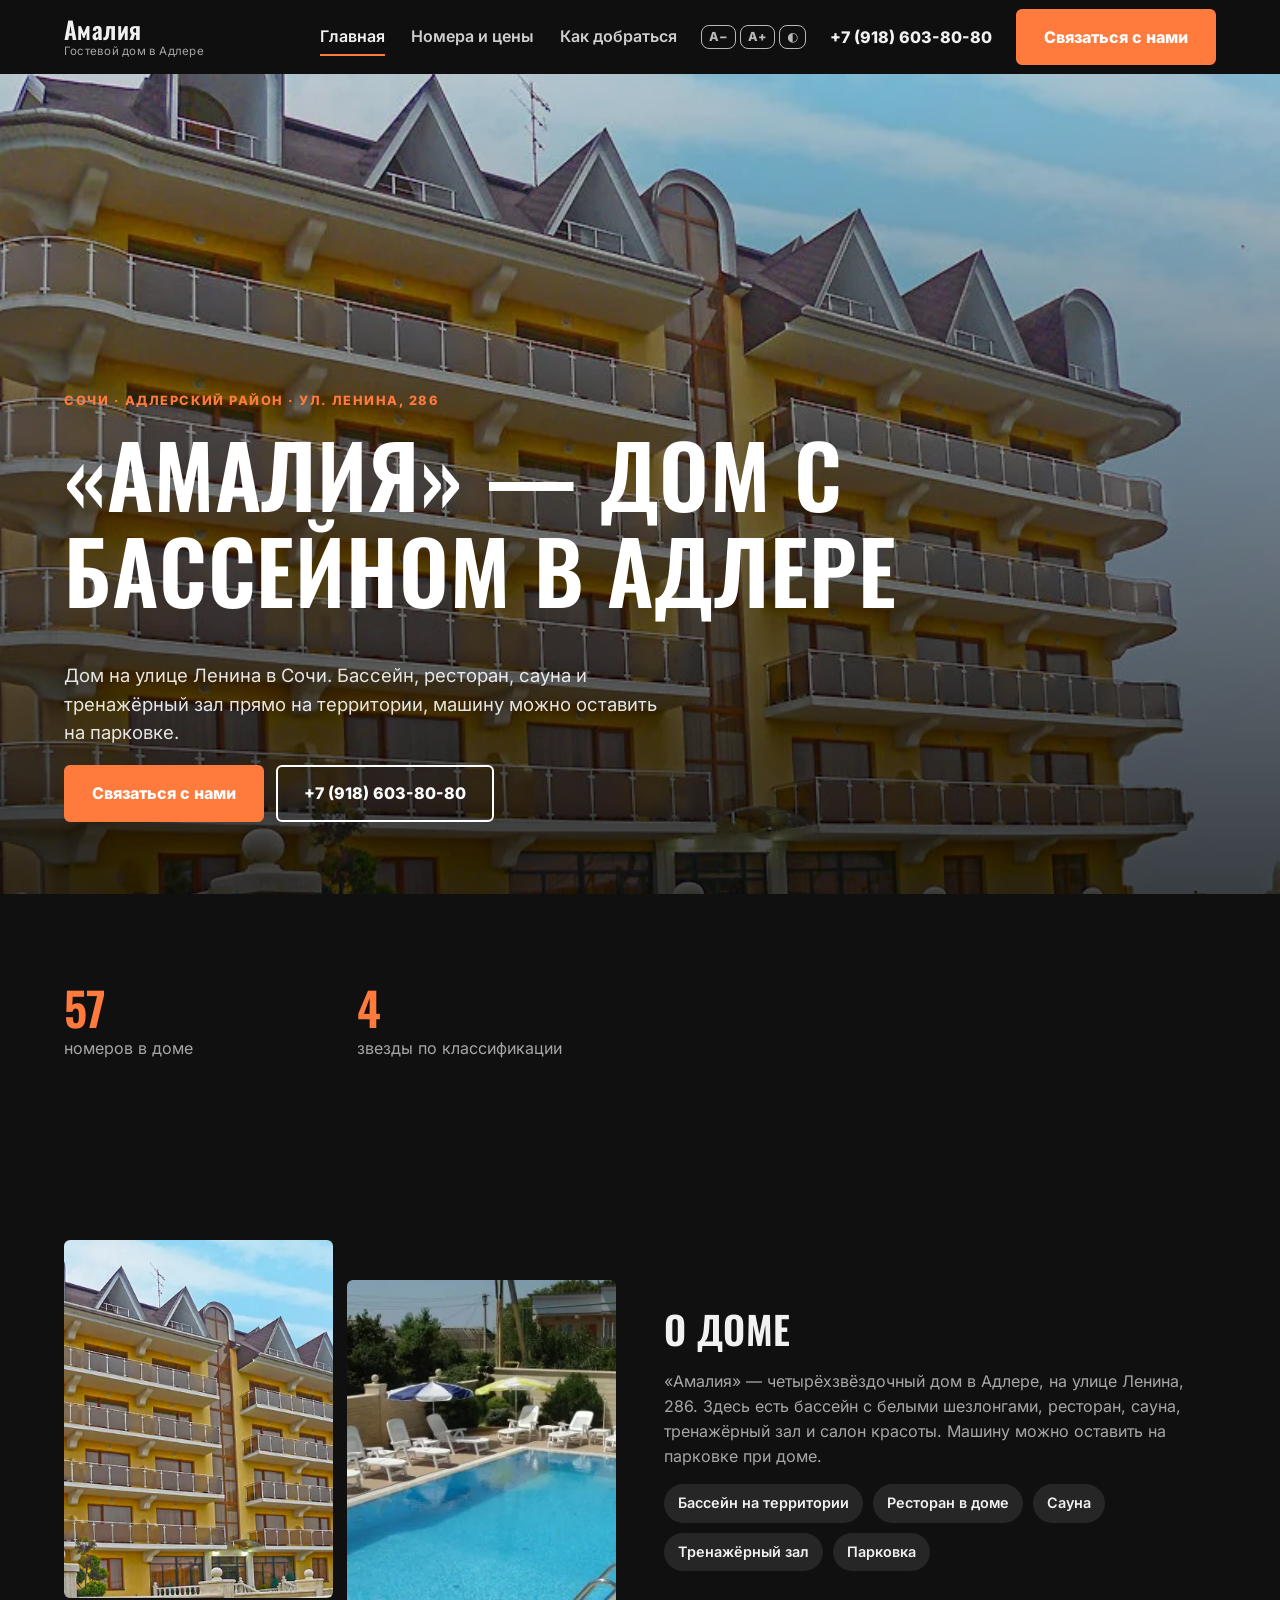
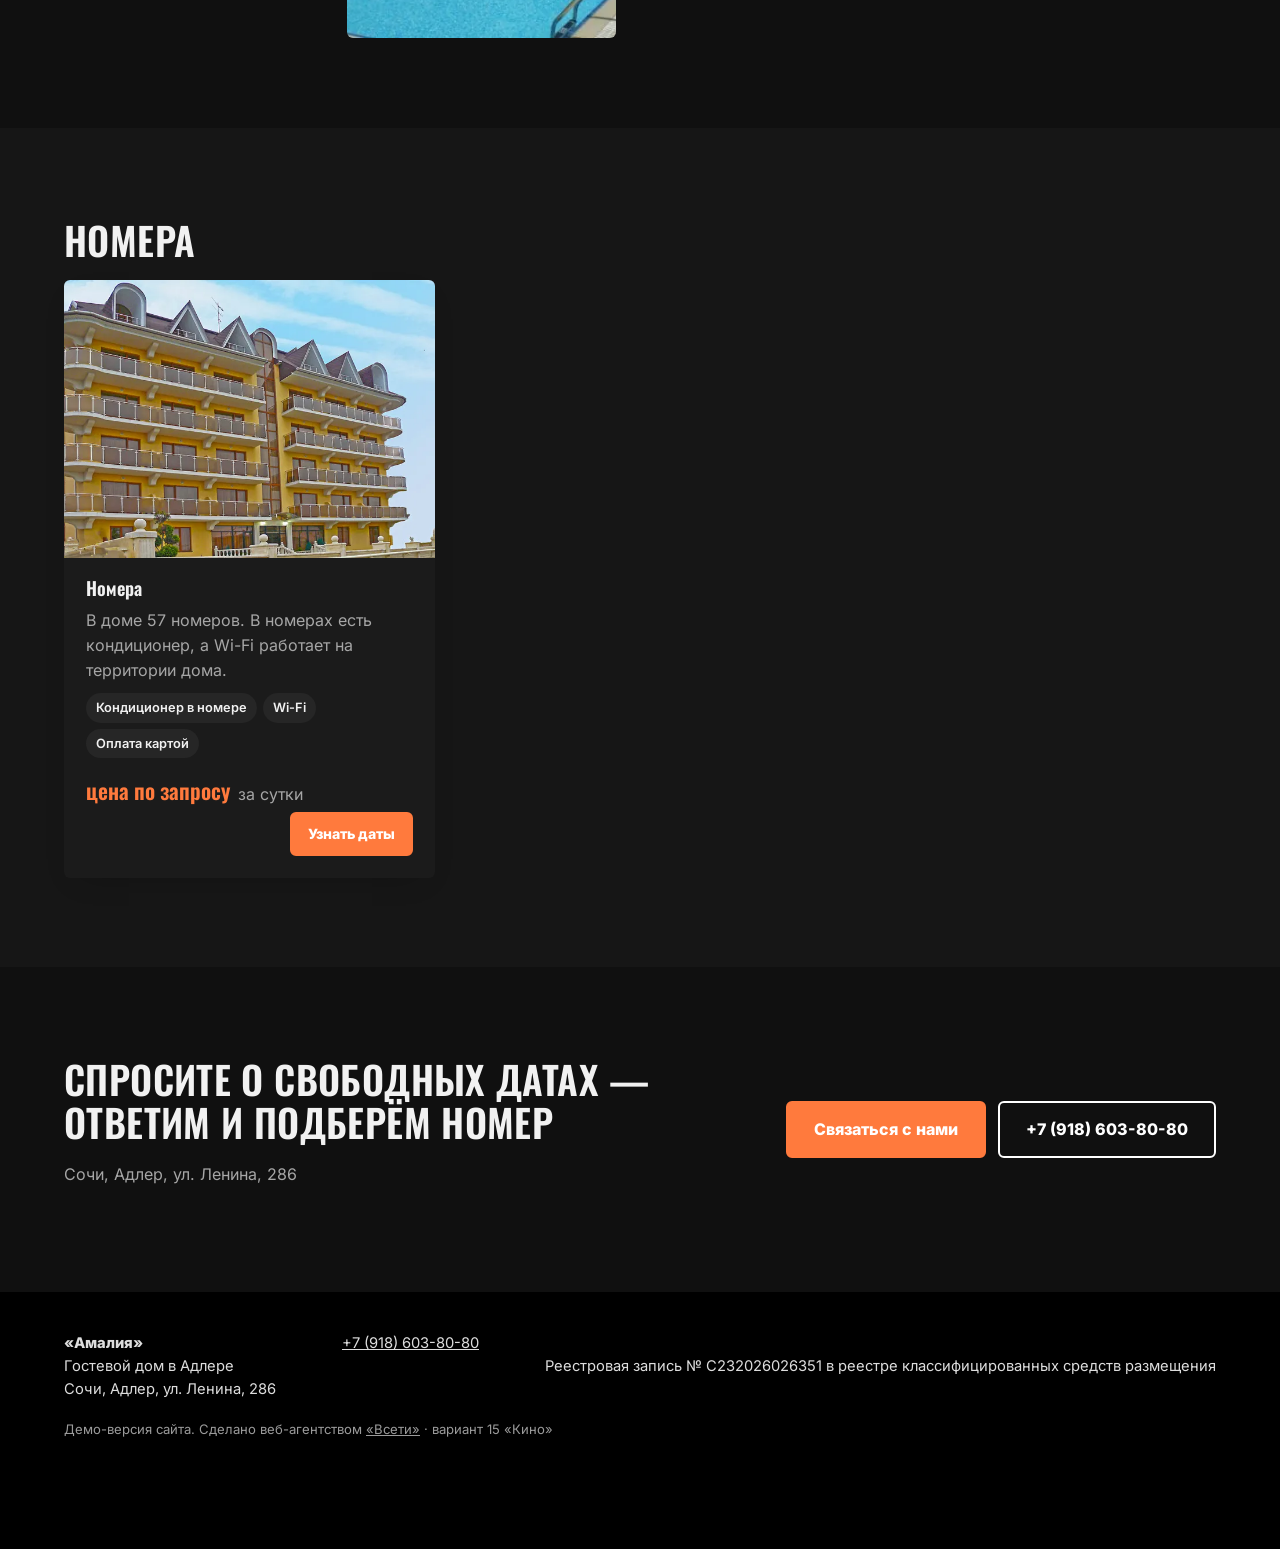
<file: index.html>
<!doctype html><html lang="ru"><head><meta charset="utf-8"><meta name="viewport" content="width=device-width,initial-scale=1"><meta name="robots" content="noindex"><title>Главная — гостевой дом в Адлере «Амалия», Сочи</title><meta name="description" content="Гостевой дом «Амалия» в Адлере, Сочи: бассейн, ресторан, сауна, тренажёрный зал, парковка. 57 номеров с кондиционером."><link rel="stylesheet" href="assets/fonts.css"><link rel="stylesheet" href="assets/base.css"><link rel="stylesheet" href="assets/gd.css"><style>
:root{--bg:#101010;--fg:#f1f1f1;--muted:#a6a6a6;--accent:#ff7a3d;--card:#1b1b1b;--alt:#161616;--soft:#262626;--line:rgba(255,255,255,.14);--r:6px;--fh:'Oswald';--fb:'Inter';--hw:600;--hls:.01em;--h1:5rem;--hbg:rgba(16,16,16,.85);--hbd:0;--fbg:#000;--mbg:#1b1b1b}
h1,h2{text-transform:uppercase}
.hero.full{min-height:min(92vh,820px)}
.hero.full h1{font-size:clamp(2.6rem,7vw,5.4rem)}
.btn.ghost{color:#fff}
</style><script type="application/ld+json">{"@context": "https://schema.org", "@type": "LodgingBusiness", "name": "Амалия", "description": "Гостевой дом в Адлере", "telephone": "+7 (918) 603-80-80", "address": {"@type": "PostalAddress", "streetAddress": "ул. Ленина, 286", "addressLocality": "Сочи", "addressRegion": "Краснодарский край", "addressCountry": "RU"}, "geo": {"@type": "GeoCoordinates", "latitude": 43.475839, "longitude": 39.898637}, "amenityFeature": [{"@type": "LocationFeatureSpecification", "name": "Бассейн с шезлонгами", "value": true}, {"@type": "LocationFeatureSpecification", "name": "Ресторан в доме", "value": true}, {"@type": "LocationFeatureSpecification", "name": "Сауна", "value": true}, {"@type": "LocationFeatureSpecification", "name": "Тренажёрный зал", "value": true}, {"@type": "LocationFeatureSpecification", "name": "Парковка", "value": true}, {"@type": "LocationFeatureSpecification", "name": "Прачечная и химчистка", "value": true}]}</script></head><body class="v15"><header class="hdr"><div class="wrap"><a class="logo" href="index.html"><b>Амалия<i></i></b><small>Гостевой дом в Адлере</small></a><button class="burger" aria-label="Меню">☰</button><nav class="nav"><a href="index.html" class=on>Главная</a><a href="nomera.html">Номера и цены</a><a href="kak-dobratsya.html">Как добраться</a></nav><div class="a11y d"><button data-a="minus" title="Мельче">А−</button><button data-a="plus" title="Крупнее">А+</button><button data-a="hc" title="Версия для слабовидящих">◐</button></div><a class="nw hphone d" href="tel:+79186038080">+7 (918) 603-80-80</a><button class="btn d hbtn" data-a="rec">Связаться с нами</button></div></header><main><section class="hero full" style="background:url(assets/img/p1.webp) center/cover"><div class="ov"></div><div class="wrap fin"><span class="eyebrow">Сочи · Адлерский район · ул. Ленина, 286</span><h1><span class="nw">«Амалия»</span> — дом с бассейном в Адлере</h1><p class="lead">Дом на улице Ленина в Сочи. Бассейн, ресторан, сауна и тренажёрный зал прямо на территории, машину можно оставить на парковке.</p><div class="btns"><button class="btn" data-a="rec">Связаться с нами</button><a class="btn ghost" href="tel:+79186038080">+7 (918) 603-80-80</a></div></div></section><section class="sec nums"><div class="wrap"><div class="grid g4 knums"><div><b>57</b><span>номеров в доме</span></div><div><b>4</b><span>звезды по классификации</span></div></div></div></section><section class="sec"><div class="wrap about"><div class="aimgs"><img class="" src="assets/img/p1-s.webp" alt="Фасад жёлтого пятиэтажного дома с балконами и стеклянной башней" loading="lazy"><img class="" src="assets/img/p5-s.webp" alt="Открытый бассейн с белыми шезлонгами и зонтиками" loading="lazy"></div><div><h2>О доме</h2><p class="muted">«Амалия» — четырёхзвёздочный дом в Адлере, на улице Ленина, 286. Здесь есть бассейн с белыми шезлонгами, ресторан, сауна, тренажёрный зал и салон красоты. Машину можно оставить на парковке при доме.</p><div class="facts"><span class="chip">Бассейн на территории</span><span class="chip">Ресторан в доме</span><span class="chip">Сауна</span><span class="chip">Тренажёрный зал</span><span class="chip">Парковка</span></div></div></div></section><section class="sec alt"><div class="wrap"><h2>Номера</h2><div class="grid g3 rooms"><div class="card room"><img class="rimg" src="assets/img/p1-s.webp" alt="Номера" loading="lazy"><div class="rin"><h3>Номера</h3><p class="muted">В доме 57 номеров. В номерах есть кондиционер, а Wi-Fi работает на территории дома.</p><div class="facts"><span class="chip">Кондиционер в номере</span><span class="chip">Wi-Fi</span><span class="chip">Оплата картой</span></div><div class="rfoot"><b class="rp">цена по запросу</b><span class="muted"> за сутки</span><button class="btn sm" data-a="rec">Узнать даты</button></div></div></div></div></div></section><section class="sec cta"><div class="wrap ctaw"><div><h2>Спросите о свободных датах — ответим и подберём номер</h2><p class="muted">Сочи, Адлер, ул. Ленина, 286</p></div><div class="btns"><button class="btn" data-a="rec">Связаться с нами</button><a class="btn ghost" href="tel:+79186038080">+7 (918) 603-80-80</a></div></div></section></main><footer class="ftr"><div class="wrap"><div><b>«Амалия»</b><br>Гостевой дом в Адлере<br>Сочи, Адлер, ул. Ленина, 286</div><div><a class="nw " href="tel:+79186038080">+7 (918) 603-80-80</a></div><div><br>Реестровая запись № <span class="nw">С232026026351</span> в реестре классифицированных средств размещения</div><div class="agency">Демо-версия сайта. Сделано веб-агентством <a href="https://vseti-site.ru">«Всети»</a> · вариант 15 «Кино»</div></div></footer><div class="mbar"><a href="tel:+79186038080"><span>☎</span>Позвонить</a><a href="https://yandex.ru/maps/?rtext=~43.475839,39.898637&rtt=auto" target="_blank" rel="noopener"><span>➤</span>Маршрут</a><button class="rec" data-a="rec"><span>✉</span>Связаться</button></div><div class="modal" id="rec"><div class="box"><button class="x" data-a="close" aria-label="Закрыть">×</button><h3>Связаться с нами</h3><p style="color:#555">Спросите о свободных датах и цене — ответим и поможем выбрать номер.</p><a class="big" href="tel:+79186038080">+7 (918) 603-80-80</a></div></div><script src="assets/site.js"></script></body></html>
</file>
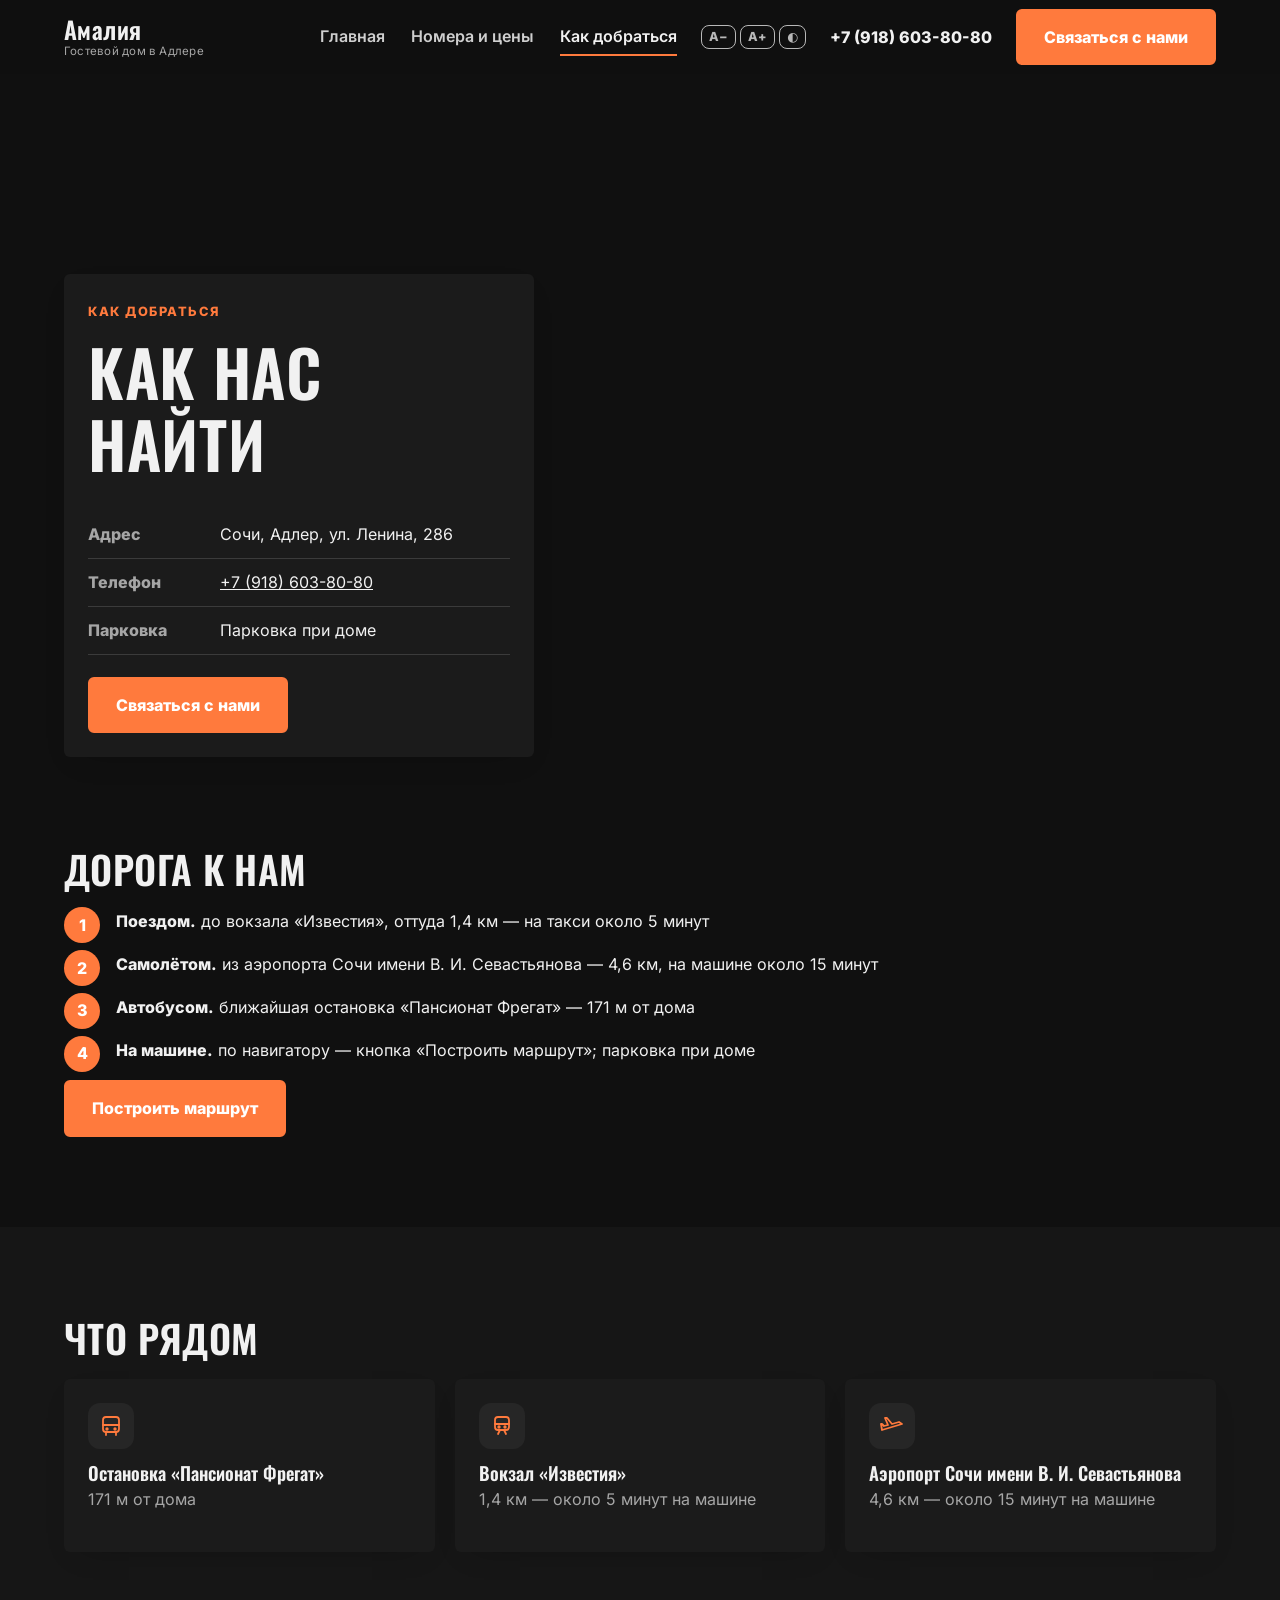
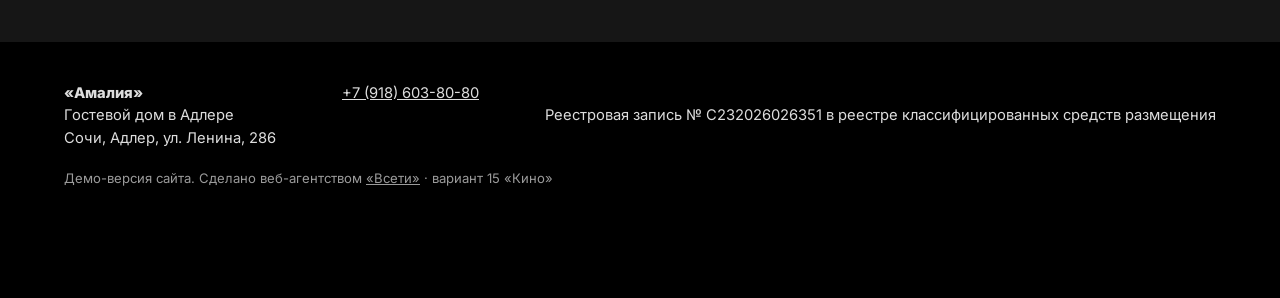
<file: kak-dobratsya.html>
<!doctype html><html lang="ru"><head><meta charset="utf-8"><meta name="viewport" content="width=device-width,initial-scale=1"><meta name="robots" content="noindex"><title>Как добраться — гостевой дом в Адлере «Амалия», Сочи</title><meta name="description" content="Гостевой дом «Амалия» в Адлере, Сочи: бассейн, ресторан, сауна, тренажёрный зал, парковка. 57 номеров с кондиционером."><link rel="stylesheet" href="assets/fonts.css"><link rel="stylesheet" href="assets/base.css"><link rel="stylesheet" href="assets/gd.css"><style>
:root{--bg:#101010;--fg:#f1f1f1;--muted:#a6a6a6;--accent:#ff7a3d;--card:#1b1b1b;--alt:#161616;--soft:#262626;--line:rgba(255,255,255,.14);--r:6px;--fh:'Oswald';--fb:'Inter';--hw:600;--hls:.01em;--h1:5rem;--hbg:rgba(16,16,16,.85);--hbd:0;--fbg:#000;--mbg:#1b1b1b}
h1,h2{text-transform:uppercase}
.hero.full{min-height:min(92vh,820px)}
.hero.full h1{font-size:clamp(2.6rem,7vw,5.4rem)}
.btn.ghost{color:#fff}
</style><script type="application/ld+json">{"@context": "https://schema.org", "@type": "LodgingBusiness", "name": "Амалия", "description": "Гостевой дом в Адлере", "telephone": "+7 (918) 603-80-80", "address": {"@type": "PostalAddress", "streetAddress": "ул. Ленина, 286", "addressLocality": "Сочи", "addressRegion": "Краснодарский край", "addressCountry": "RU"}, "geo": {"@type": "GeoCoordinates", "latitude": 43.475839, "longitude": 39.898637}, "amenityFeature": [{"@type": "LocationFeatureSpecification", "name": "Бассейн с шезлонгами", "value": true}, {"@type": "LocationFeatureSpecification", "name": "Ресторан в доме", "value": true}, {"@type": "LocationFeatureSpecification", "name": "Сауна", "value": true}, {"@type": "LocationFeatureSpecification", "name": "Тренажёрный зал", "value": true}, {"@type": "LocationFeatureSpecification", "name": "Парковка", "value": true}, {"@type": "LocationFeatureSpecification", "name": "Прачечная и химчистка", "value": true}]}</script></head><body class="v15"><header class="hdr"><div class="wrap"><a class="logo" href="index.html"><b>Амалия<i></i></b><small>Гостевой дом в Адлере</small></a><button class="burger" aria-label="Меню">☰</button><nav class="nav"><a href="index.html">Главная</a><a href="nomera.html">Номера и цены</a><a href="kak-dobratsya.html" class=on>Как добраться</a></nav><div class="a11y d"><button data-a="minus" title="Мельче">А−</button><button data-a="plus" title="Крупнее">А+</button><button data-a="hc" title="Версия для слабовидящих">◐</button></div><a class="nw hphone d" href="tel:+79186038080">+7 (918) 603-80-80</a><button class="btn d hbtn" data-a="rec">Связаться с нами</button></div></header><main><section class="cover"><div class="mapfull"><div class="mapwrap tall"><iframe src="https://yandex.ru/map-widget/v1/?ll=39.898637,43.475839&z=15&pt=39.898637,43.475839,pm2rdm" title="Карта: Сочи, Адлер, ул. Ленина, 286" loading="lazy"></iframe></div></div><div class="wrap"><div class="card float"><span class="eyebrow">Как добраться</span><h1>Как нас найти</h1><ul class="info"><li><b>Адрес</b>Сочи, Адлер, ул. Ленина, 286</li><li><b>Телефон</b><a class="nw " href="tel:+79186038080">+7 (918) 603-80-80</a></li><li><b>Парковка</b>Парковка при доме</li></ul><div class="btns"><button class="btn" data-a="rec">Связаться с нами</button></div></div></div></section><section class="sec "><div class="wrap"><h2>Дорога к нам</h2><ol class="steps"><li><b>Поездом.</b> до вокзала «Известия», оттуда 1,4 км — на такси около 5 минут</li><li><b>Самолётом.</b> из аэропорта Сочи имени В. И. Севастьянова — 4,6 км, на машине около 15 минут</li><li><b>Автобусом.</b> ближайшая остановка «Пансионат Фрегат» — 171 м от дома</li><li><b>На машине.</b> по навигатору — кнопка «Построить маршрут»; парковка при доме</li></ol><a class="btn" href="https://yandex.ru/maps/?rtext=~43.475839,39.898637&rtt=auto" target="_blank" rel="noopener">Построить маршрут</a></div></section><section class="sec alt"><div class="wrap"><h2>Что рядом</h2><div class="grid g3 near"><div class="card"><div class="ico"><svg viewBox="0 0 24 24" fill="none" stroke="currentColor" stroke-width="1.8" stroke-linecap="round" stroke-linejoin="round"><rect x="4" y="3" width="16" height="15" rx="3"/><path d="M4 11h16M7 21v-3M17 21v-3"/><circle cx="8" cy="15" r=".8"/><circle cx="16" cy="15" r=".8"/></svg></div><h3>Остановка «Пансионат Фрегат»</h3><p class="muted">171 м от дома</p></div><div class="card"><div class="ico"><svg viewBox="0 0 24 24" fill="none" stroke="currentColor" stroke-width="1.8" stroke-linecap="round" stroke-linejoin="round"><rect x="5" y="3" width="14" height="13" rx="3"/><path d="M5 10h14M8 20l2-4M16 20l-2-4"/><circle cx="9" cy="13" r=".8"/><circle cx="15" cy="13" r=".8"/></svg></div><h3>Вокзал «Известия»</h3><p class="muted">1,4 км — около 5 минут на машине</p></div><div class="card"><div class="ico"><svg viewBox="0 0 24 24" fill="none" stroke="currentColor" stroke-width="1.8" stroke-linecap="round" stroke-linejoin="round"><path d="M2 16l20-6-3-2-7 2-5-6H5l3 7-4 1-2-2H1z"/></svg></div><h3>Аэропорт Сочи имени В. И. Севастьянова</h3><p class="muted">4,6 км — около 15 минут на машине</p></div></div></div></section></main><footer class="ftr"><div class="wrap"><div><b>«Амалия»</b><br>Гостевой дом в Адлере<br>Сочи, Адлер, ул. Ленина, 286</div><div><a class="nw " href="tel:+79186038080">+7 (918) 603-80-80</a></div><div><br>Реестровая запись № <span class="nw">С232026026351</span> в реестре классифицированных средств размещения</div><div class="agency">Демо-версия сайта. Сделано веб-агентством <a href="https://vseti-site.ru">«Всети»</a> · вариант 15 «Кино»</div></div></footer><div class="mbar"><a href="tel:+79186038080"><span>☎</span>Позвонить</a><a href="https://yandex.ru/maps/?rtext=~43.475839,39.898637&rtt=auto" target="_blank" rel="noopener"><span>➤</span>Маршрут</a><button class="rec" data-a="rec"><span>✉</span>Связаться</button></div><div class="modal" id="rec"><div class="box"><button class="x" data-a="close" aria-label="Закрыть">×</button><h3>Связаться с нами</h3><p style="color:#555">Спросите о свободных датах и цене — ответим и поможем выбрать номер.</p><a class="big" href="tel:+79186038080">+7 (918) 603-80-80</a></div></div><script src="assets/site.js"></script></body></html>
</file>
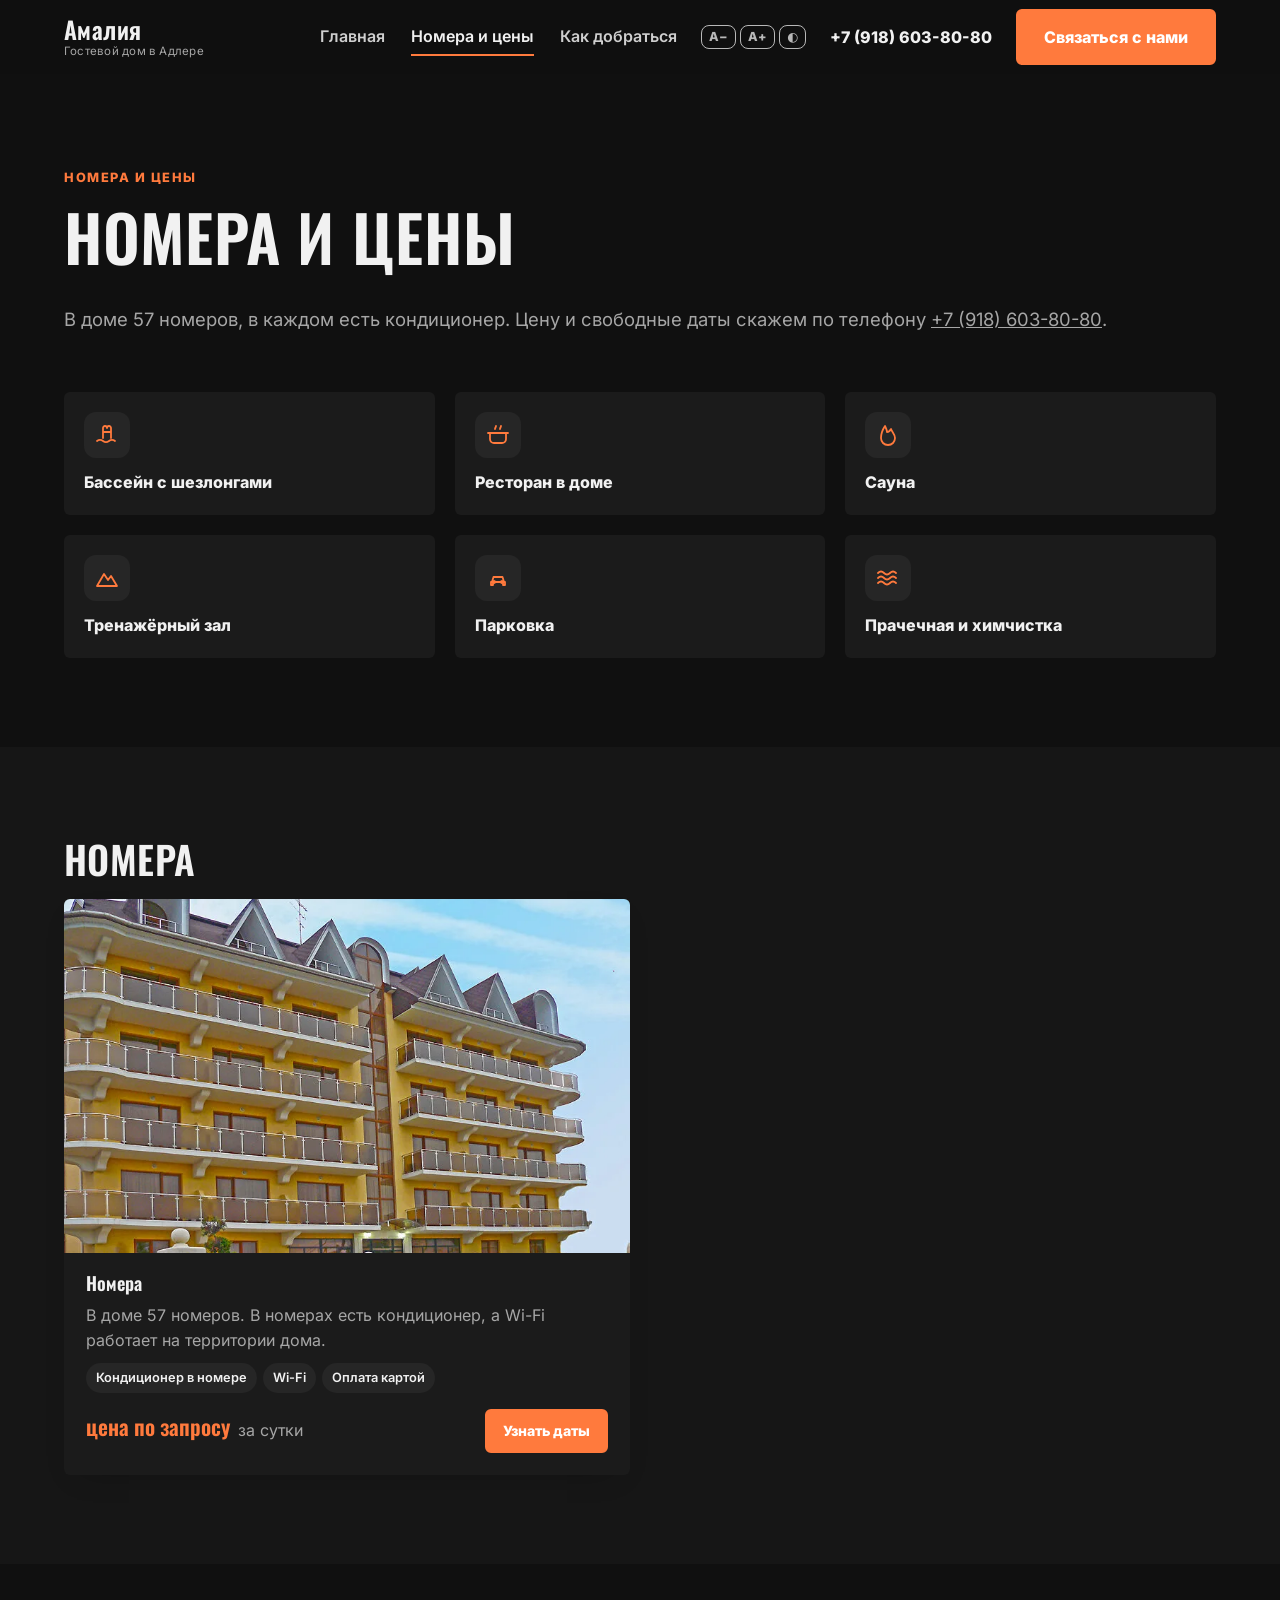
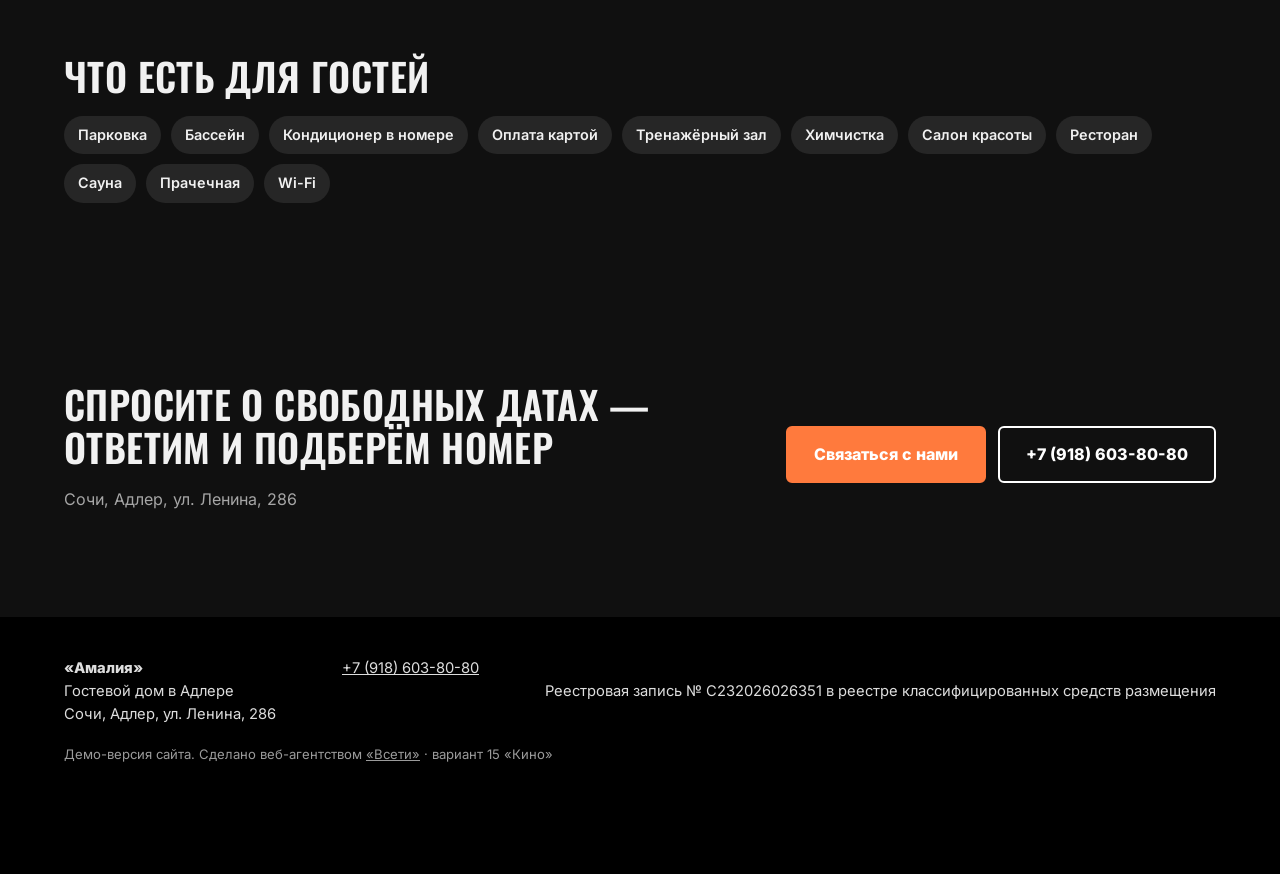
<file: nomera.html>
<!doctype html><html lang="ru"><head><meta charset="utf-8"><meta name="viewport" content="width=device-width,initial-scale=1"><meta name="robots" content="noindex"><title>Номера и цены — гостевой дом в Адлере «Амалия», Сочи</title><meta name="description" content="Гостевой дом «Амалия» в Адлере, Сочи: бассейн, ресторан, сауна, тренажёрный зал, парковка. 57 номеров с кондиционером."><link rel="stylesheet" href="assets/fonts.css"><link rel="stylesheet" href="assets/base.css"><link rel="stylesheet" href="assets/gd.css"><style>
:root{--bg:#101010;--fg:#f1f1f1;--muted:#a6a6a6;--accent:#ff7a3d;--card:#1b1b1b;--alt:#161616;--soft:#262626;--line:rgba(255,255,255,.14);--r:6px;--fh:'Oswald';--fb:'Inter';--hw:600;--hls:.01em;--h1:5rem;--hbg:rgba(16,16,16,.85);--hbd:0;--fbg:#000;--mbg:#1b1b1b}
h1,h2{text-transform:uppercase}
.hero.full{min-height:min(92vh,820px)}
.hero.full h1{font-size:clamp(2.6rem,7vw,5.4rem)}
.btn.ghost{color:#fff}
</style><script type="application/ld+json">{"@context": "https://schema.org", "@type": "LodgingBusiness", "name": "Амалия", "description": "Гостевой дом в Адлере", "telephone": "+7 (918) 603-80-80", "address": {"@type": "PostalAddress", "streetAddress": "ул. Ленина, 286", "addressLocality": "Сочи", "addressRegion": "Краснодарский край", "addressCountry": "RU"}, "geo": {"@type": "GeoCoordinates", "latitude": 43.475839, "longitude": 39.898637}, "amenityFeature": [{"@type": "LocationFeatureSpecification", "name": "Бассейн с шезлонгами", "value": true}, {"@type": "LocationFeatureSpecification", "name": "Ресторан в доме", "value": true}, {"@type": "LocationFeatureSpecification", "name": "Сауна", "value": true}, {"@type": "LocationFeatureSpecification", "name": "Тренажёрный зал", "value": true}, {"@type": "LocationFeatureSpecification", "name": "Парковка", "value": true}, {"@type": "LocationFeatureSpecification", "name": "Прачечная и химчистка", "value": true}]}</script></head><body class="v15"><header class="hdr"><div class="wrap"><a class="logo" href="index.html"><b>Амалия<i></i></b><small>Гостевой дом в Адлере</small></a><button class="burger" aria-label="Меню">☰</button><nav class="nav"><a href="index.html">Главная</a><a href="nomera.html" class=on>Номера и цены</a><a href="kak-dobratsya.html">Как добраться</a></nav><div class="a11y d"><button data-a="minus" title="Мельче">А−</button><button data-a="plus" title="Крупнее">А+</button><button data-a="hc" title="Версия для слабовидящих">◐</button></div><a class="nw hphone d" href="tel:+79186038080">+7 (918) 603-80-80</a><button class="btn d hbtn" data-a="rec">Связаться с нами</button></div></header><main><section class="sec phead"><div class="wrap"><span class="eyebrow">Номера и цены</span><h1>Номера и цены</h1><p class="lead muted">В доме 57 номеров, в каждом есть кондиционер. Цену и свободные даты скажем по телефону <a class="nw " href="tel:+79186038080">+7 (918) 603-80-80</a>.</p></div></section><section class="sec s0"><div class="wrap"><div class="grid g3 tiles"><div class="tile"><div class="ico"><svg viewBox="0 0 24 24" fill="none" stroke="currentColor" stroke-width="1.8" stroke-linecap="round" stroke-linejoin="round"><path d="M2 18c2-1.5 4-1.5 6 0s4 1.5 6 0 4-1.5 6 0M8 15V5a2 2 0 0 1 4 0M16 15V5a2 2 0 0 0-4 0M8 9h8"/></svg></div><b>Бассейн с шезлонгами</b></div><div class="tile"><div class="ico"><svg viewBox="0 0 24 24" fill="none" stroke="currentColor" stroke-width="1.8" stroke-linecap="round" stroke-linejoin="round"><path d="M4 10h16v6a4 4 0 0 1-4 4H8a4 4 0 0 1-4-4zM2 10h20M9 6c0-1 1-2 1-3M14 6c0-1 1-2 1-3"/></svg></div><b>Ресторан в доме</b></div><div class="tile"><div class="ico"><svg viewBox="0 0 24 24" fill="none" stroke="currentColor" stroke-width="1.8" stroke-linecap="round" stroke-linejoin="round"><path d="M12 22c4 0 7-3 7-7 0-4-3-6-4-9-1 2-2 3-4 3 0-2-1-4-2-6-2 3-4 6-4 12 0 4 3 7 7 7z"/></svg></div><b>Сауна</b></div><div class="tile"><div class="ico"><svg viewBox="0 0 24 24" fill="none" stroke="currentColor" stroke-width="1.8" stroke-linecap="round" stroke-linejoin="round"><path d="M2 20l7-12 4 6 3-4 6 10z"/></svg></div><b>Тренажёрный зал</b></div><div class="tile"><div class="ico"><svg viewBox="0 0 24 24" fill="none" stroke="currentColor" stroke-width="1.8" stroke-linecap="round" stroke-linejoin="round"><path d="M5 16h14M6 16l1.5-5h9L18 16M5 16v3h2v-3M17 16v3h2v-3"/><circle cx="8" cy="16" r="1"/><circle cx="16" cy="16" r="1"/></svg></div><b>Парковка</b></div><div class="tile"><div class="ico"><svg viewBox="0 0 24 24" fill="none" stroke="currentColor" stroke-width="1.8" stroke-linecap="round" stroke-linejoin="round"><path d="M2 12c2-2 4-2 6 0s4 2 6 0 4-2 6 0M2 17c2-2 4-2 6 0s4 2 6 0 4-2 6 0M2 7c2-2 4-2 6 0s4 2 6 0 4-2 6 0"/></svg></div><b>Прачечная и химчистка</b></div></div></div></section><section class="sec alt"><div class="wrap"><h2>Номера</h2><div class="grid g2 rooms"><div class="card room big"><img class="rimg" src="assets/img/p1.webp" alt="Номера" loading="lazy"><div class="rin"><h3>Номера</h3><p class="muted">В доме 57 номеров. В номерах есть кондиционер, а Wi-Fi работает на территории дома.</p><div class="facts"><span class="chip">Кондиционер в номере</span><span class="chip">Wi-Fi</span><span class="chip">Оплата картой</span></div><div class="rfoot"><b class="rp">цена по запросу</b><span class="muted"> за сутки</span><button class="btn sm" data-a="rec">Узнать даты</button></div></div></div></div></div></section><section class="sec"><div class="wrap"><h2>Что есть для гостей</h2><div class="facts"><span class="chip">Парковка</span><span class="chip">Бассейн</span><span class="chip">Кондиционер в номере</span><span class="chip">Оплата картой</span><span class="chip">Тренажёрный зал</span><span class="chip">Химчистка</span><span class="chip">Салон красоты</span><span class="chip">Ресторан</span><span class="chip">Сауна</span><span class="chip">Прачечная</span><span class="chip">Wi-Fi</span></div></div></section><section class="sec cta"><div class="wrap ctaw"><div><h2>Спросите о свободных датах — ответим и подберём номер</h2><p class="muted">Сочи, Адлер, ул. Ленина, 286</p></div><div class="btns"><button class="btn" data-a="rec">Связаться с нами</button><a class="btn ghost" href="tel:+79186038080">+7 (918) 603-80-80</a></div></div></section></main><footer class="ftr"><div class="wrap"><div><b>«Амалия»</b><br>Гостевой дом в Адлере<br>Сочи, Адлер, ул. Ленина, 286</div><div><a class="nw " href="tel:+79186038080">+7 (918) 603-80-80</a></div><div><br>Реестровая запись № <span class="nw">С232026026351</span> в реестре классифицированных средств размещения</div><div class="agency">Демо-версия сайта. Сделано веб-агентством <a href="https://vseti-site.ru">«Всети»</a> · вариант 15 «Кино»</div></div></footer><div class="mbar"><a href="tel:+79186038080"><span>☎</span>Позвонить</a><a href="https://yandex.ru/maps/?rtext=~43.475839,39.898637&rtt=auto" target="_blank" rel="noopener"><span>➤</span>Маршрут</a><button class="rec" data-a="rec"><span>✉</span>Связаться</button></div><div class="modal" id="rec"><div class="box"><button class="x" data-a="close" aria-label="Закрыть">×</button><h3>Связаться с нами</h3><p style="color:#555">Спросите о свободных датах и цене — ответим и поможем выбрать номер.</p><a class="big" href="tel:+79186038080">+7 (918) 603-80-80</a></div></div><script src="assets/site.js"></script></body></html>
</file>
<file: assets/fonts.css>
@font-face {
  font-family: 'Inter';
  font-style: normal;
  font-weight: 400;
  font-display: swap;
  src: url(fonts/4ee8fc9834b2.woff2) format('woff2');
  unicode-range: U+0301, U+0400-045F, U+0490-0491, U+04B0-04B1, U+2116;
}
@font-face {
  font-family: 'Inter';
  font-style: normal;
  font-weight: 400;
  font-display: swap;
  src: url(fonts/567244088c9c.woff2) format('woff2');
  unicode-range: U+0000-00FF, U+0131, U+0152-0153, U+02BB-02BC, U+02C6, U+02DA, U+02DC, U+0304, U+0308, U+0329, U+2000-206F, U+20AC, U+2122, U+2191, U+2193, U+2212, U+2215, U+FEFF, U+FFFD;
}
@font-face {
  font-family: 'Inter';
  font-style: normal;
  font-weight: 600;
  font-display: swap;
  src: url(fonts/4ee8fc9834b2.woff2) format('woff2');
  unicode-range: U+0301, U+0400-045F, U+0490-0491, U+04B0-04B1, U+2116;
}
@font-face {
  font-family: 'Inter';
  font-style: normal;
  font-weight: 600;
  font-display: swap;
  src: url(fonts/567244088c9c.woff2) format('woff2');
  unicode-range: U+0000-00FF, U+0131, U+0152-0153, U+02BB-02BC, U+02C6, U+02DA, U+02DC, U+0304, U+0308, U+0329, U+2000-206F, U+20AC, U+2122, U+2191, U+2193, U+2212, U+2215, U+FEFF, U+FFFD;
}
@font-face {
  font-family: 'Inter';
  font-style: normal;
  font-weight: 800;
  font-display: swap;
  src: url(fonts/4ee8fc9834b2.woff2) format('woff2');
  unicode-range: U+0301, U+0400-045F, U+0490-0491, U+04B0-04B1, U+2116;
}
@font-face {
  font-family: 'Inter';
  font-style: normal;
  font-weight: 800;
  font-display: swap;
  src: url(fonts/567244088c9c.woff2) format('woff2');
  unicode-range: U+0000-00FF, U+0131, U+0152-0153, U+02BB-02BC, U+02C6, U+02DA, U+02DC, U+0304, U+0308, U+0329, U+2000-206F, U+20AC, U+2122, U+2191, U+2193, U+2212, U+2215, U+FEFF, U+FFFD;
}
@font-face {
  font-family: 'Oswald';
  font-style: normal;
  font-weight: 400;
  font-display: swap;
  src: url(fonts/db22166c3d12.woff2) format('woff2');
  unicode-range: U+0301, U+0400-045F, U+0490-0491, U+04B0-04B1, U+2116;
}
@font-face {
  font-family: 'Oswald';
  font-style: normal;
  font-weight: 400;
  font-display: swap;
  src: url(fonts/ed56cbd3a8d3.woff2) format('woff2');
  unicode-range: U+0000-00FF, U+0131, U+0152-0153, U+02BB-02BC, U+02C6, U+02DA, U+02DC, U+0304, U+0308, U+0329, U+2000-206F, U+20AC, U+2122, U+2191, U+2193, U+2212, U+2215, U+FEFF, U+FFFD;
}
@font-face {
  font-family: 'Oswald';
  font-style: normal;
  font-weight: 600;
  font-display: swap;
  src: url(fonts/db22166c3d12.woff2) format('woff2');
  unicode-range: U+0301, U+0400-045F, U+0490-0491, U+04B0-04B1, U+2116;
}
@font-face {
  font-family: 'Oswald';
  font-style: normal;
  font-weight: 600;
  font-display: swap;
  src: url(fonts/ed56cbd3a8d3.woff2) format('woff2');
  unicode-range: U+0000-00FF, U+0131, U+0152-0153, U+02BB-02BC, U+02C6, U+02DA, U+02DC, U+0304, U+0308, U+0329, U+2000-206F, U+20AC, U+2122, U+2191, U+2193, U+2212, U+2215, U+FEFF, U+FFFD;
}
</file>
<file: assets/base.css>
/* Общая основа вариантов сайта ветклиники: раскладки на переменных, вид задаёт вариант */
*,*::before,*::after{box-sizing:border-box}
html{-webkit-text-size-adjust:100%;scroll-behavior:smooth}
body{margin:0;background:var(--bg);color:var(--fg);font-family:var(--fb,'Inter'),system-ui,sans-serif;font-size:calc(16px*var(--fs,1));line-height:1.55;overflow-x:hidden}
img{max-width:100%;display:block}
a{color:inherit}
h1,h2,h3,h4{font-family:var(--fh,var(--fb)),system-ui,sans-serif;line-height:1.12;margin:0 0 .5em;overflow-wrap:break-word;hyphens:manual}
h1{font-size:clamp(2rem,5vw,var(--h1,3.6rem));font-weight:var(--hw,800);letter-spacing:var(--hls,-.02em)}
h2{font-size:clamp(1.6rem,3.2vw,var(--h2,2.4rem));font-weight:var(--hw,800);letter-spacing:var(--hls,-.01em)}
h3{font-size:1.15rem;font-weight:700}
p{margin:0 0 1em}
.nw{white-space:nowrap}
.wrap{max-width:1200px;margin:0 auto;padding:0 24px}
.sec{padding:clamp(48px,7vw,96px) 0}
.muted{color:var(--muted)}
.eyebrow{display:inline-block;font-size:.8rem;font-weight:700;letter-spacing:.12em;text-transform:uppercase;color:var(--accent);margin-bottom:14px}
.btn{display:inline-flex;align-items:center;justify-content:center;gap:8px;padding:14px 26px;border-radius:var(--rb,var(--r,14px));background:var(--accent);color:var(--onaccent,#fff);font-weight:700;text-decoration:none;border:2px solid var(--accent);cursor:pointer;font:inherit;font-weight:700;white-space:nowrap;transition:transform .15s,box-shadow .15s}
.btn:hover{transform:translateY(-2px);box-shadow:0 8px 22px -8px var(--accent)}
.btn.ghost{background:transparent;color:var(--fg);border-color:currentColor}
.btns{display:flex;flex-wrap:wrap;gap:12px}
.card{background:var(--card);border-radius:var(--r,16px);padding:24px;box-shadow:var(--sh,0 10px 30px -18px rgba(0,0,0,.35));min-width:0}
.grid{display:grid;gap:var(--gap,20px)}
.g2{grid-template-columns:repeat(2,minmax(0,1fr))}.g3{grid-template-columns:repeat(3,minmax(0,1fr))}.g4{grid-template-columns:repeat(4,minmax(0,1fr))}
.ico{width:46px;height:46px;border-radius:12px;display:grid;place-items:center;background:var(--soft,rgba(0,0,0,.06));color:var(--accent);font-size:22px;margin-bottom:14px}
.ico svg{width:24px;height:24px}

/* шапка */
.hdr{position:sticky;top:0;z-index:50;background:var(--hbg,var(--bg));color:var(--hfg,var(--fg));border-bottom:var(--hbd,1px solid rgba(0,0,0,.06))}
.hdr .wrap{display:flex;align-items:center;gap:24px;min-height:74px}
.logo{display:flex;flex-direction:column;text-decoration:none;line-height:1;min-width:0}
.logo b{font-family:var(--fl,var(--fh));font-size:1.5rem;font-weight:var(--lw,800);letter-spacing:var(--lls,.02em)}
.logo b i{font-style:normal;color:var(--accent)}
.logo small{font-size:.72rem;color:var(--muted);margin-top:5px;letter-spacing:.02em}
.nav{display:flex;gap:26px;margin-left:auto}
.nav a{text-decoration:none;font-weight:600;opacity:.85;padding:6px 0;border-bottom:2px solid transparent}
.nav a:hover,.nav a.on{opacity:1;border-bottom-color:var(--accent)}
.hphone{font-weight:800;text-decoration:none;white-space:nowrap}
.a11y{display:flex;gap:4px}
.a11y button{font:inherit;font-size:.78rem;font-weight:700;border:1px solid currentColor;background:transparent;color:inherit;border-radius:8px;padding:5px 7px;cursor:pointer;opacity:.75;line-height:1}
.burger{display:none;margin-left:auto;background:none;border:0;color:inherit;font-size:28px;cursor:pointer;line-height:1}
.hdr.center .wrap{flex-wrap:wrap;justify-content:center;padding-top:14px}
.hdr.center .logo{align-items:center;width:100%}
.hdr.center .nav{margin:0 auto;padding-bottom:10px}
.topbar{background:var(--tbg,var(--accent));color:var(--tfg,#fff);font-size:.88rem}
.topbar .wrap{display:flex;flex-wrap:wrap;gap:8px 24px;align-items:center;min-height:38px;justify-content:space-between}
.topbar a{text-decoration:none;font-weight:700}

/* подвал */
.ftr{background:var(--fbg,#111);color:var(--ffg,#ddd);padding:40px 0 110px;font-size:.92rem}
.ftr .wrap{display:flex;flex-wrap:wrap;gap:18px 40px;justify-content:space-between}
.ftr a{color:inherit}
.ftr .agency{opacity:.7;font-size:.82rem;width:100%}

/* нижняя панель на телефоне */
.mbar{display:none}
@media (max-width:860px){
  .nav,.hphone.d,.a11y.d{display:none}
  .burger{display:block}
  .hdr.open .nav{display:flex;position:absolute;left:0;right:0;top:100%;flex-direction:column;gap:0;background:var(--hbg,var(--bg));padding:8px 24px 18px;box-shadow:0 20px 30px -20px rgba(0,0,0,.4)}
  .hdr.open .nav a{padding:12px 0;border-bottom:1px solid rgba(127,127,127,.2)}
  .hdr.center .wrap{flex-wrap:nowrap;justify-content:flex-start;padding-top:0}
  .hdr.center .logo{align-items:flex-start;width:auto}
  .g4{grid-template-columns:repeat(2,minmax(0,1fr))}.g3{grid-template-columns:repeat(2,minmax(0,1fr))}
  .mbar{display:grid;grid-template-columns:repeat(3,1fr);position:fixed;left:10px;right:10px;bottom:10px;z-index:60;background:var(--mbg,#111);color:var(--mfg,#fff);border-radius:18px;box-shadow:0 10px 30px -10px rgba(0,0,0,.5);overflow:hidden}
  .mbar a,.mbar button{display:flex;flex-direction:column;align-items:center;gap:3px;padding:10px 4px;text-decoration:none;font:inherit;font-size:.75rem;font-weight:700;background:none;border:0;color:inherit;cursor:pointer}
  .mbar a span,.mbar button span{font-size:1.25rem;line-height:1}
  .mbar .rec{background:var(--accent);color:var(--onaccent,#fff)}
}
@media (max-width:560px){
  .g2,.g3,.g4{grid-template-columns:minmax(0,1fr)}
  .wrap{padding:0 18px}
  .btn{padding:13px 20px}
  .logo b{font-size:1.3rem}
}

/* окно записи */
.modal{position:fixed;inset:0;z-index:90;background:rgba(0,0,0,.55);display:none;align-items:center;justify-content:center;padding:18px}
.modal.on{display:flex}
.modal .box{background:#fff;color:#1a1a1a;border-radius:20px;max-width:440px;width:100%;padding:28px;position:relative}
.modal .box h3{font-size:1.4rem;margin-bottom:6px}
.modal .box a.big{display:block;font-size:1.35rem;font-weight:800;text-decoration:none;margin:10px 0;color:#111}
.modal .x{position:absolute;right:14px;top:10px;font-size:26px;background:none;border:0;cursor:pointer;color:#555}

/* общие блоки */
.ptable{width:100%;border-collapse:collapse}
.ptable td{padding:13px 0;border-bottom:1px solid var(--line,rgba(127,127,127,.22));vertical-align:top}
.ptable td:last-child{text-align:right;font-weight:800;white-space:nowrap;padding-left:16px}
.ldr{display:flex;align-items:baseline;gap:10px;padding:10px 0}
.ldr span:first-child{min-width:0}
.ldr i{flex:1;border-bottom:2px dotted var(--line,rgba(127,127,127,.4));transform:translateY(-4px);min-width:20px}
.ldr b{white-space:nowrap}
.map{width:100%;border:0;display:block;min-height:360px;background:#e9eef0}
.mapwrap{position:relative;border-radius:var(--r,16px);overflow:hidden;min-height:360px}
.mapwrap iframe{position:absolute;inset:0;width:100%;height:100%;border:0}
.facts{display:flex;flex-wrap:wrap;gap:10px}
.chip{display:inline-flex;align-items:center;gap:6px;padding:8px 14px;border-radius:999px;background:var(--soft,rgba(0,0,0,.06));font-weight:600;font-size:.9rem}
.steps{counter-reset:s;list-style:none;padding:0;margin:0}
.steps li{counter-increment:s;position:relative;padding:0 0 18px 52px}
.steps li::before{content:counter(s);position:absolute;left:0;top:-2px;width:36px;height:36px;border-radius:50%;background:var(--accent);color:var(--onaccent,#fff);display:grid;place-items:center;font-weight:800}
details.acc{border-bottom:1px solid var(--line,rgba(127,127,127,.25))}
details.acc summary{cursor:pointer;list-style:none;padding:18px 0;font-weight:700;font-size:1.1rem;display:flex;justify-content:space-between;gap:12px}
details.acc summary::after{content:'+';font-size:1.4rem;line-height:1;color:var(--accent)}
details.acc[open] summary::after{content:'−'}
details.acc .in{padding:0 0 18px}

/* версия для слабовидящих */
html[data-hc="1"] body,html[data-hc="1"] body *{background:#000!important;color:#ff0!important;border-color:#ff0!important;box-shadow:none!important;text-shadow:none!important;animation:none!important;transition:none!important}
html[data-hc="1"] img,html[data-hc="1"] video,html[data-hc="1"] .deco{display:none!important}
html[data-hc="1"] .mapwrap iframe{display:block!important}

/* ===== раскладки ===== */
.lead{font-size:1.15rem}
.hero .lead{max-width:600px;color:var(--lead,var(--muted))}
.hero .facts{margin-top:22px}
.alt{background:var(--alt,rgba(0,0,0,.03))}
.hgrid{display:grid;grid-template-columns:minmax(0,1.05fr) minmax(0,1fr);gap:48px;align-items:center}
.himg img{width:100%;aspect-ratio:4/3.2;object-fit:cover;border-radius:var(--ri,var(--r,20px))}
.hero.full{position:relative;min-height:min(86vh,760px);display:flex;align-items:flex-end;background:var(--hi) center/cover;color:#fff}
.hero.full .ov{position:absolute;inset:0;background:var(--ovl,linear-gradient(180deg,rgba(0,0,0,.15),rgba(0,0,0,.72)))}
.hero.full .fin{position:relative;padding-top:120px;padding-bottom:72px;width:100%}
.hero.full .lead{color:rgba(255,255,255,.88)}
.hero.full .btn.ghost{color:#fff}
.nums .grid>div{display:flex;flex-direction:column;gap:6px;min-width:0}
.nums b{font-family:var(--fh);font-size:clamp(2.2rem,4vw,3.4rem);line-height:1;color:var(--accent)}
.about{display:grid;grid-template-columns:minmax(0,1fr) minmax(0,1fr);gap:48px;align-items:center}
.aimgs{display:grid;grid-template-columns:1fr 1fr;gap:14px}
.aimgs img{aspect-ratio:3/4;object-fit:cover;border-radius:var(--r,16px);width:100%}
.aimgs img:last-child{margin-top:40px}
.hero.center .wrap{display:grid;grid-template-columns:minmax(0,1fr) minmax(0,2.2fr) minmax(0,1fr);align-items:center;gap:24px;text-align:center}
.hero.center .btns,.hero.center .facts{justify-content:center}
.hero.center .lead{margin:0 auto 26px}
.cut img{width:100%}
.bento .bg{display:grid;grid-template-columns:repeat(4,minmax(0,1fr));grid-auto-rows:minmax(150px,auto);gap:14px}
.bento .t{border-radius:var(--r,22px);padding:24px;background:var(--card);display:flex;flex-direction:column;justify-content:flex-end;gap:6px;min-width:0;overflow:hidden}
.bento .t svg{width:30px;height:30px;color:var(--accent);margin-bottom:auto}
.bento .t1{grid-column:span 2;grid-row:span 2;justify-content:center}
.bento .t2{grid-column:span 2;grid-row:span 2}
.bento .ph{background-size:cover;background-position:center;min-height:200px}
.bento .big{font-family:var(--fh);font-size:clamp(2rem,3.4vw,2.8rem);line-height:1}
.ed .edrow{display:grid;grid-template-columns:minmax(0,1.3fr) minmax(0,1fr);gap:32px;align-items:end;margin:10px 0 40px}
.edimgs{display:grid;grid-template-columns:2fr 1fr 1fr;gap:16px}
.edimgs img{width:100%;height:340px;object-fit:cover;border-radius:var(--r,0)}
.numlist{list-style:none;counter-reset:n;padding:0;margin:0;display:grid;grid-template-columns:repeat(3,minmax(0,1fr));gap:36px}
.numlist li{counter-increment:n;border-top:2px solid var(--fg);padding-top:16px;min-width:0}
.numlist li::before{content:'0' counter(n);font-family:var(--fh);font-size:2rem;color:var(--accent);display:block;margin-bottom:8px}
.quote p{font-family:var(--fh);font-size:clamp(1.6rem,3.4vw,2.8rem);line-height:1.2;margin-bottom:10px}
.emg{display:grid;grid-template-columns:minmax(0,1.1fr) minmax(0,1fr);gap:48px;align-items:center}
.emphone{display:block;font-family:var(--fh);font-weight:800;font-size:clamp(2rem,5vw,3.6rem);text-decoration:none;color:var(--accent);line-height:1.1;white-space:nowrap}
.emphone2{display:block;font-size:1.4rem;font-weight:700;text-decoration:none;margin:6px 0 18px;white-space:nowrap}
.emimg img{width:100%;aspect-ratio:1/1;object-fit:cover;border-radius:var(--ri,var(--r,24px))}
.team .ava{width:64px;height:64px;border-radius:50%;display:grid;place-items:center;background:var(--accent);color:var(--onaccent,#fff);font-weight:800;font-size:1.3rem;margin-bottom:14px}
.banner{background:var(--hi) center/cover;padding:110px 0}
.banner .bbox{background:var(--card);max-width:560px;padding:36px;border-radius:var(--r,8px);box-shadow:0 20px 50px -20px rgba(0,0,0,.5)}
.about2{display:grid;grid-template-columns:minmax(0,1fr) minmax(0,1.2fr);gap:40px;align-items:center}
.about2 img{width:100%;border-radius:var(--r,8px)}
.ctaw{display:flex;flex-wrap:wrap;gap:24px;align-items:center;justify-content:space-between}
.ctaw>div:first-child{min-width:0;flex:1 1 380px}
.phead{padding-bottom:20px}
.s0{padding-top:20px}
.pcards .card h3{margin-bottom:6px}
.ptable.big td{font-size:1.05rem}
.ptable .gh td{font-family:var(--fh);font-weight:800;font-size:1.25rem;padding-top:30px;color:var(--accent);text-align:left!important}
.pq{width:100%;font:inherit;padding:16px 20px;border-radius:var(--r,14px);border:2px solid var(--line,rgba(127,127,127,.3));background:var(--card);color:var(--fg);margin-bottom:10px}
.lcols{display:grid;grid-template-columns:repeat(2,minmax(0,1fr));gap:20px 56px}
.lgroup h3{font-family:var(--fh);font-size:1.4rem;margin:18px 0 6px}
.accw{display:grid;grid-template-columns:minmax(0,1.5fr) minmax(0,1fr);gap:48px;align-items:start}
.accimg img{width:100%;border-radius:var(--r,20px);aspect-ratio:4/5;object-fit:cover}
.tiles .tile{background:var(--card);border-radius:var(--r,16px);padding:20px;display:flex;flex-direction:column;gap:6px;min-width:0;box-shadow:var(--sh,none)}
.tiles .tile .ico{margin-bottom:6px}
.csplit{display:grid;grid-template-columns:minmax(0,1fr) minmax(0,1.3fr);gap:24px;align-items:stretch}
.info{list-style:none;padding:0;margin:0 0 22px}
.info li{padding:11px 0;border-bottom:1px solid var(--line,rgba(127,127,127,.2));display:grid;grid-template-columns:120px minmax(0,1fr);gap:12px}
.info li b{font-weight:700;color:var(--muted)}
.cover{position:relative}
.cover .mapfull .mapwrap{border-radius:0;height:min(80vh,720px)}
.cover .float{position:relative;margin-top:-520px;max-width:470px;z-index:2}
.croute{display:grid;grid-template-columns:minmax(0,1.2fr) minmax(0,1fr);gap:40px;align-items:start}
.croute .steps{margin:18px 0 24px}
.ctiles{display:grid;grid-template-columns:repeat(3,minmax(0,1fr));gap:14px}
.ctiles .t{background:var(--card);border-radius:var(--r,20px);padding:24px;display:flex;flex-direction:column;gap:6px;min-width:0;box-shadow:var(--sh,none)}
.ctiles .t svg{width:28px;height:28px;color:var(--accent);margin-bottom:10px}
.ctiles .big{grid-row:span 2;justify-content:center}
.ctiles .xl{font-family:var(--fh);font-size:clamp(1.3rem,2.2vw,1.8rem);font-weight:800;text-decoration:none}
.ctiles .mapt{grid-column:span 2;padding:0;overflow:hidden}
.ctiles .mapt .mapwrap{height:100%;border-radius:0}
/* боковое меню */
body.sb .side{position:fixed;left:0;top:0;bottom:0;width:270px;background:var(--sbg,#0f3b3a);color:var(--sfg,#fff);padding:32px 26px;display:flex;flex-direction:column;gap:30px;z-index:40;overflow:auto}
body.sb .side .nav{flex-direction:column;gap:6px;margin:0}
body.sb .side .nav a{padding:10px 0}
body.sb .side .sinfo{margin-top:auto;display:flex;flex-direction:column;gap:8px}
body.sb .side .logo small{color:inherit;opacity:.7}
body.sb .sbmain{margin-left:270px}
body.sb .mobonly{display:none}
@media (max-width:980px){
  .hgrid,.emg,.about,.about2,.csplit,.croute,.accw,.ed .edrow{grid-template-columns:minmax(0,1fr)}
  .hero.center .wrap{grid-template-columns:1fr}
  .cut{display:none}
  .bento .bg{grid-template-columns:repeat(2,minmax(0,1fr))}
  .numlist{grid-template-columns:repeat(2,minmax(0,1fr))}
  .lcols{grid-template-columns:minmax(0,1fr)}
  .ctiles{grid-template-columns:repeat(2,minmax(0,1fr))}
  .cover .float{margin-top:-200px}
  body.sb .side{display:none}
  body.sb .sbmain{margin-left:0}
  body.sb .mobonly{display:block}
}
@media (max-width:560px){
  .bento .bg{grid-template-columns:minmax(0,1fr)}
  .bento .t1,.bento .t2{grid-column:auto}
  .edimgs{grid-template-columns:1fr 1fr}.edimgs .e1{grid-column:span 2}.edimgs img{height:200px}
  .numlist{grid-template-columns:minmax(0,1fr)}
  .ctiles{grid-template-columns:minmax(0,1fr)}.ctiles .mapt{grid-column:auto;min-height:320px}
  .info li{grid-template-columns:minmax(0,1fr);gap:2px}
  .banner{padding:40px 0}.banner .bbox{padding:24px}
  .cover .mapfull .mapwrap{height:340px}.cover .float{margin-top:-60px}
  .hero.full .fin{padding-bottom:40px}
}
</file>
<file: assets/gd.css>
/* Дополнения для сайтов гостевых домов: карточки номеров, мозаика фото, таблица сезонов, мессенджеры */
.rooms .room{padding:0;overflow:hidden;display:flex;flex-direction:column}
.room .rimg{width:100%;aspect-ratio:4/3;object-fit:cover}
.room.big .rimg{aspect-ratio:16/10}
.room .rin{padding:20px 22px 22px;display:flex;flex-direction:column;gap:10px;flex:1;min-width:0}
.room .rin h3{margin:0}
.room .rin p{margin:0}
.room .facts{gap:6px}.room .chip{font-size:.8rem;padding:5px 10px}
.rfoot{margin-top:auto;display:flex;flex-wrap:wrap;align-items:baseline;gap:4px 8px;padding-top:6px}
.rfoot .rp{font-family:var(--fh);font-size:1.35rem;color:var(--accent)}
.rfoot .btn.sm{margin-left:auto;padding:9px 16px;font-size:.88rem}
.knums>div{display:flex;flex-direction:column;gap:6px;min-width:0}
.knums b{font-family:var(--fh);font-size:clamp(1.9rem,3.6vw,3rem);line-height:1;color:var(--accent);overflow-wrap:anywhere}
.knums span{color:var(--muted)}
.gtop .wrap{display:grid;grid-template-columns:minmax(0,1fr) minmax(0,1.25fr);gap:40px;align-items:center}
.mosaic{display:grid;grid-template-columns:repeat(3,minmax(0,1fr));grid-auto-rows:150px;gap:10px}
.mosaic img{width:100%;height:100%;object-fit:cover;border-radius:var(--r,14px)}
.mosaic img:first-child{grid-column:span 2;grid-row:span 2}
.mosaic img:nth-child(4){grid-column:span 2}
.gal{display:grid;grid-template-columns:repeat(4,minmax(0,1fr));gap:10px}
.gal img{width:100%;aspect-ratio:1/1;object-fit:cover;border-radius:var(--r,12px)}
.tscroll{overflow-x:auto;-webkit-overflow-scrolling:touch;border-radius:var(--r,14px);background:var(--card);box-shadow:var(--sh,none)}
.stable{width:100%;border-collapse:collapse;min-width:520px}
.stable th,.stable td{padding:14px 16px;text-align:right;border-bottom:1px solid var(--line,rgba(127,127,127,.22));white-space:nowrap}
.stable th:first-child,.stable td:first-child{text-align:left;white-space:normal}
.stable thead th{font-family:var(--fh);font-size:.95rem;color:var(--accent);background:var(--soft,rgba(0,0,0,.04))}
.stable td{font-weight:700}.stable td:first-child{font-weight:600}
.rulesw{display:grid;grid-template-columns:minmax(0,1.3fr) minmax(0,1fr);gap:40px;align-items:start}
.rulesw .info li{grid-template-columns:150px minmax(0,1fr)}
.accroom{display:grid;grid-template-columns:minmax(0,220px) minmax(0,1fr);gap:20px;align-items:start}
.accroom img{width:100%;aspect-ratio:4/3;object-fit:cover;border-radius:var(--r,12px)}
details.acc summary .muted{font-weight:600;font-size:.95rem;margin-left:auto;margin-right:10px;white-space:nowrap}
.mlinks{display:flex;flex-wrap:wrap;gap:8px;margin:6px 0 10px}
.mlinks .mbtn{display:inline-block;padding:10px 16px;border-radius:12px;background:#f1f1f1;color:#111;font-weight:700;text-decoration:none}
.mtl a{font-weight:700}
.near .card h3{margin-bottom:4px}
@media (max-width:980px){
  .gtop .wrap,.rulesw{grid-template-columns:minmax(0,1fr)}
}
@media (max-width:560px){
  .mosaic{grid-auto-rows:110px}
  .gal{grid-template-columns:repeat(2,minmax(0,1fr))}
  .accroom{grid-template-columns:minmax(0,1fr)}
  .rulesw .info li{grid-template-columns:minmax(0,1fr)}
  .rfoot .btn.sm{margin-left:0;width:100%}
  details.acc summary{flex-wrap:wrap}details.acc summary .muted{margin-left:0}
}

/* правки после проверки на ПК «Рязань» 25.11 */
.logo{flex:0 1 auto;min-width:0}.logo b{display:block;max-width:100%;overflow-wrap:anywhere}
.gtop h1{font-size:clamp(1.9rem,3.6vw,3rem)}
.banner h1{font-size:clamp(1.8rem,3.4vw,2.7rem)}
@media (max-width:1180px){body.sb .hgrid{grid-template-columns:minmax(0,1fr)}}
@media (max-width:640px){
  .stable{min-width:0}.stable,.stable tbody{display:block}.stable thead{display:none}
  .stable tr{display:grid;grid-template-columns:minmax(0,1fr) minmax(0,1fr);gap:4px 14px;padding:14px 16px;border-bottom:1px solid var(--line,rgba(127,127,127,.22))}
  .stable td{border:0;padding:2px 0;text-align:left!important;white-space:nowrap}
  .stable td:first-child{grid-column:1/-1;font-family:var(--fh);font-size:1.05rem;white-space:normal}
  .stable td[data-l]::before{content:attr(data-l) ' ';color:var(--muted);font-weight:500}
  .tscroll{overflow:visible}
}
@media (max-width:560px){
  h1{font-size:clamp(1.5rem,7vw,2.1rem)}
  .logo b{font-size:1.12rem}.logo small{font-size:.66rem}
  .hdr .wrap{gap:12px}
}
@media (max-width:640px){.stable td{white-space:normal}.stable td[data-l]::before{display:block;font-size:.8rem}}
</file>
